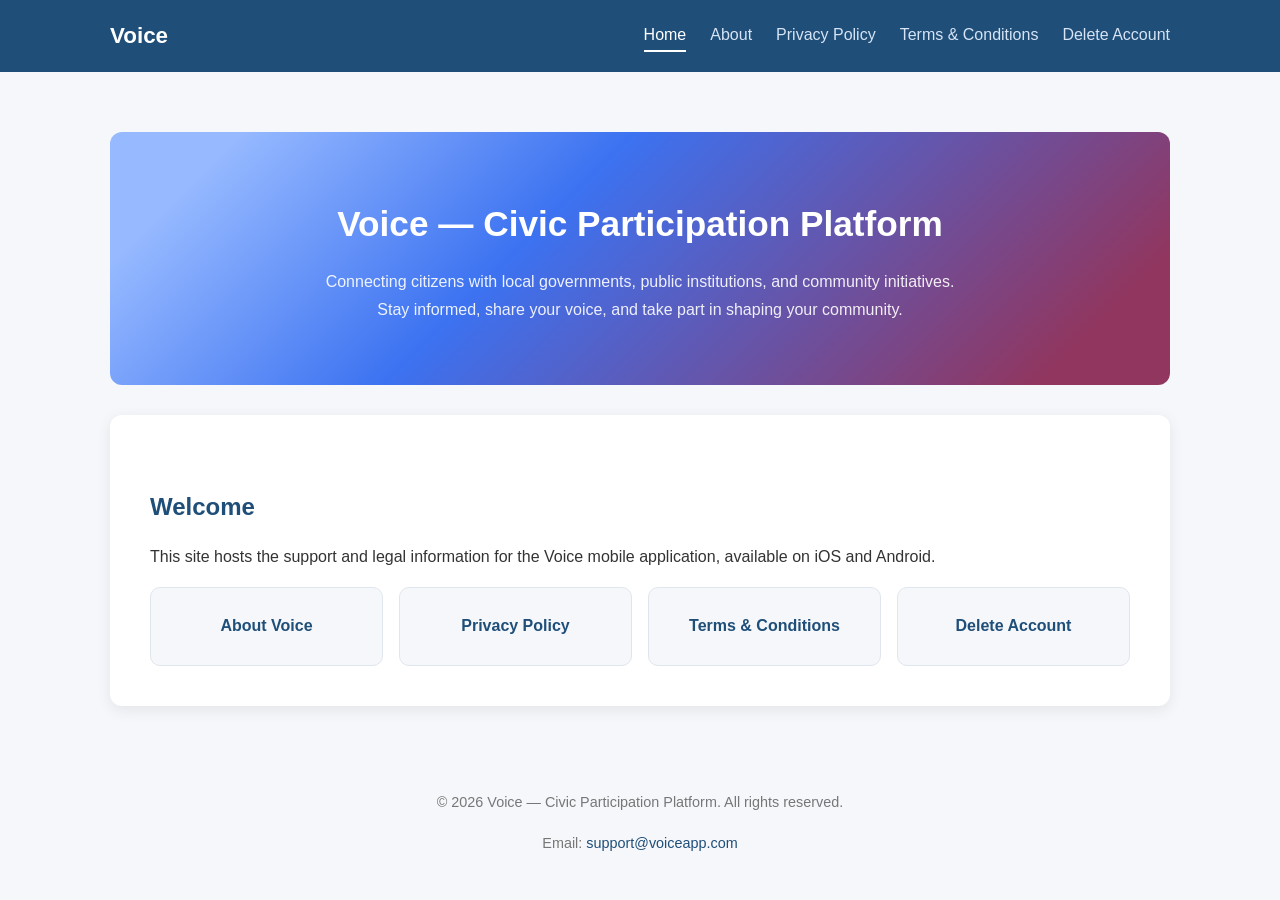
<file: index.html>
<!DOCTYPE html>
<html lang="en">
<head>
<meta charset="UTF-8">
<meta name="viewport" content="width=device-width, initial-scale=1.0">
<title>Voice - Civic Participation Platform</title>
<link rel="stylesheet" href="style.css">
</head>
<body>

<header class="site-header">
<div class="nav-container">
<a href="index.html" class="logo">Voice</a>
<nav class="site-nav">
<a href="index.html" class="active">Home</a>
<a href="about.html">About</a>
<a href="privacy-policy.html">Privacy Policy</a>
<a href="terms-and-conditions.html">Terms &amp; Conditions</a>
<a href="delete-account.html">Delete Account</a>
</nav>
</div>
</header>

<div class="container">

<div class="hero">
<h1>Voice — Civic Participation Platform</h1>
<p>
Connecting citizens with local governments, public institutions, and
community initiatives. Stay informed, share your voice, and take part
in shaping your community.
</p>
</div>

<div class="card">
<h2>Welcome</h2>
<p>
This site hosts the support and legal information for the Voice mobile
application, available on iOS and Android.
</p>

<div class="links-grid">
<a href="about.html" class="link-card">About Voice</a>
<a href="privacy-policy.html" class="link-card">Privacy Policy</a>
<a href="terms-and-conditions.html" class="link-card">Terms &amp; Conditions</a>
<a href="delete-account.html" class="link-card">Delete Account</a>
</div>
</div>

</div>

<footer class="site-footer">
<p>&copy; 2026 Voice — Civic Participation Platform. All rights reserved.</p>
<p>Email: <a href="mailto:support@voiceapp.com">support@voiceapp.com</a></p>
</footer>

</body>
</html>
</file>
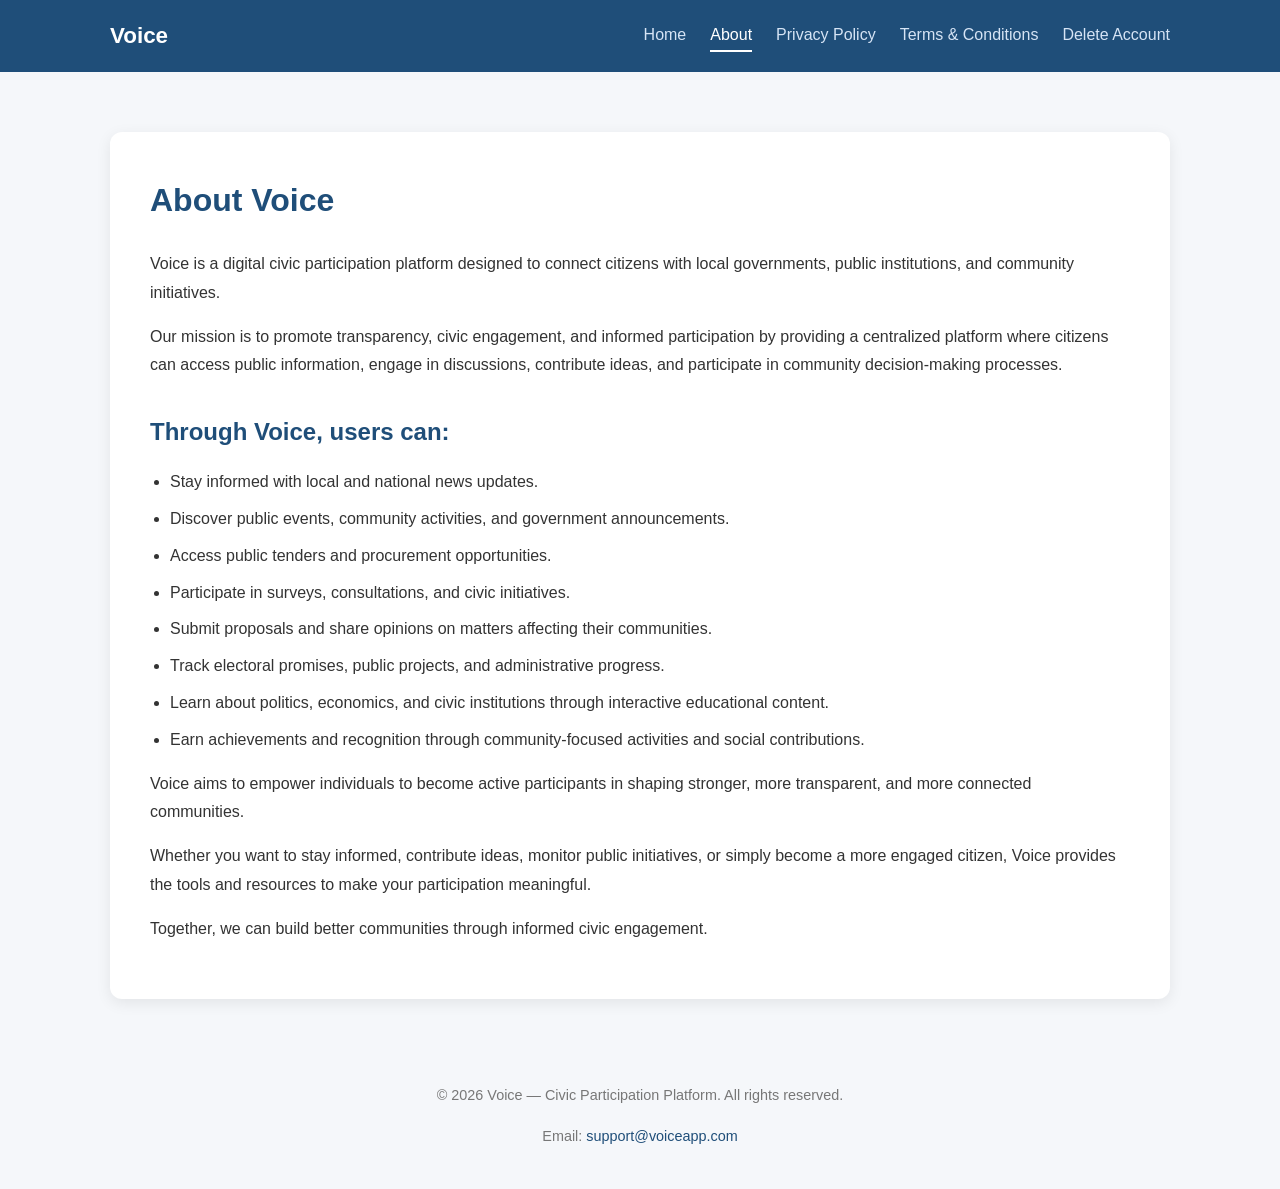
<file: about.html>
<!DOCTYPE html>
<html lang="en">
<head>
<meta charset="UTF-8">
<meta name="viewport" content="width=device-width, initial-scale=1.0">
<title>About Voice</title>
<link rel="stylesheet" href="style.css">
</head>
<body>

<header class="site-header">
<div class="nav-container">
<a href="index.html" class="logo">Voice</a>
<nav class="site-nav">
<a href="index.html">Home</a>
<a href="about.html" class="active">About</a>
<a href="privacy-policy.html">Privacy Policy</a>
<a href="terms-and-conditions.html">Terms &amp; Conditions</a>
<a href="delete-account.html">Delete Account</a>
</nav>
</div>
</header>

<div class="container">
<div class="card">

<h1>About Voice</h1>

<p>
Voice is a digital civic participation platform designed to connect citizens
with local governments, public institutions, and community initiatives.
</p>

<p>
Our mission is to promote transparency, civic engagement, and informed
participation by providing a centralized platform where citizens can access
public information, engage in discussions, contribute ideas, and participate
in community decision-making processes.
</p>

<h2>Through Voice, users can:</h2>

<ul>
<li>Stay informed with local and national news updates.</li>
<li>Discover public events, community activities, and government announcements.</li>
<li>Access public tenders and procurement opportunities.</li>
<li>Participate in surveys, consultations, and civic initiatives.</li>
<li>Submit proposals and share opinions on matters affecting their communities.</li>
<li>Track electoral promises, public projects, and administrative progress.</li>
<li>Learn about politics, economics, and civic institutions through interactive educational content.</li>
<li>Earn achievements and recognition through community-focused activities and social contributions.</li>
</ul>

<p>
Voice aims to empower individuals to become active participants in shaping
stronger, more transparent, and more connected communities.
</p>

<p>
Whether you want to stay informed, contribute ideas, monitor public
initiatives, or simply become a more engaged citizen, Voice provides the
tools and resources to make your participation meaningful.
</p>

<p>
Together, we can build better communities through informed civic engagement.
</p>

</div>
</div>

<footer class="site-footer">
<p>&copy; 2026 Voice — Civic Participation Platform. All rights reserved.</p>
<p>Email: <a href="mailto:support@voiceapp.com">support@voiceapp.com</a></p>
</footer>

</body>
</html>
</file>
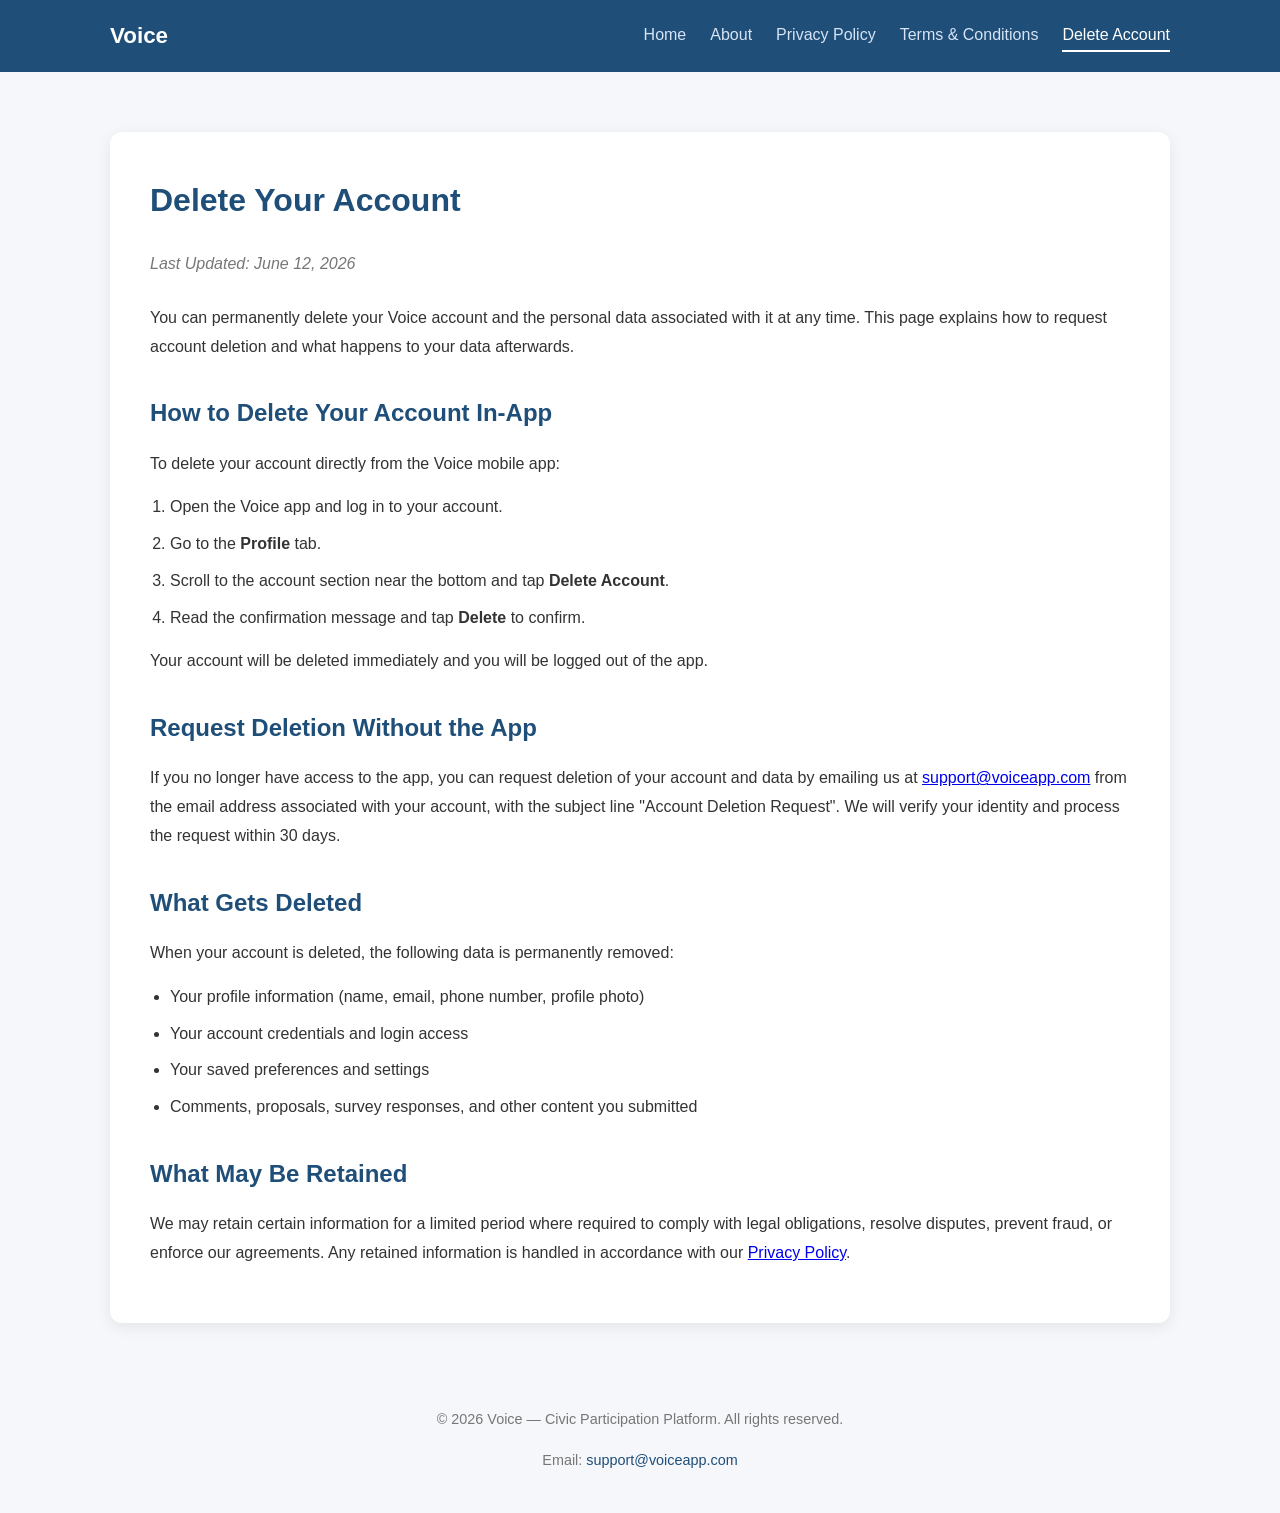
<file: delete-account.html>
<!DOCTYPE html>
<html lang="en">
<head>
<meta charset="UTF-8">
<meta name="viewport" content="width=device-width, initial-scale=1.0">
<title>Delete Your Account - Voice</title>
<link rel="stylesheet" href="style.css">
</head>
<body>

<header class="site-header">
<div class="nav-container">
<a href="index.html" class="logo">Voice</a>
<nav class="site-nav">
<a href="index.html">Home</a>
<a href="about.html">About</a>
<a href="privacy-policy.html">Privacy Policy</a>
<a href="terms-and-conditions.html">Terms &amp; Conditions</a>
<a href="delete-account.html" class="active">Delete Account</a>
</nav>
</div>
</header>

<div class="container">
<div class="card">

<h1>Delete Your Account</h1>

<p class="last-updated">
Last Updated: June 12, 2026
</p>

<p>
You can permanently delete your Voice account and the personal data
associated with it at any time. This page explains how to request account
deletion and what happens to your data afterwards.
</p>

<h2>How to Delete Your Account In-App</h2>

<p>To delete your account directly from the Voice mobile app:</p>

<ol>
<li>Open the Voice app and log in to your account.</li>
<li>Go to the <strong>Profile</strong> tab.</li>
<li>Scroll to the account section near the bottom and tap <strong>Delete Account</strong>.</li>
<li>Read the confirmation message and tap <strong>Delete</strong> to confirm.</li>
</ol>

<p>
Your account will be deleted immediately and you will be logged out of the
app.
</p>

<h2>Request Deletion Without the App</h2>

<p>
If you no longer have access to the app, you can request deletion of your
account and data by emailing us at
<a href="mailto:support@voiceapp.com">support@voiceapp.com</a> from the email
address associated with your account, with the subject line
"Account Deletion Request". We will verify your identity and process the
request within 30 days.
</p>

<h2>What Gets Deleted</h2>

<p>When your account is deleted, the following data is permanently removed:</p>

<ul>
<li>Your profile information (name, email, phone number, profile photo)</li>
<li>Your account credentials and login access</li>
<li>Your saved preferences and settings</li>
<li>Comments, proposals, survey responses, and other content you submitted</li>
</ul>

<h2>What May Be Retained</h2>

<p>
We may retain certain information for a limited period where required to
comply with legal obligations, resolve disputes, prevent fraud, or enforce
our agreements. Any retained information is handled in accordance with our
<a href="privacy-policy.html">Privacy Policy</a>.
</p>

</div>
</div>

<footer class="site-footer">
<p>&copy; 2026 Voice — Civic Participation Platform. All rights reserved.</p>
<p>Email: <a href="mailto:support@voiceapp.com">support@voiceapp.com</a></p>
</footer>

</body>
</html>
</file>
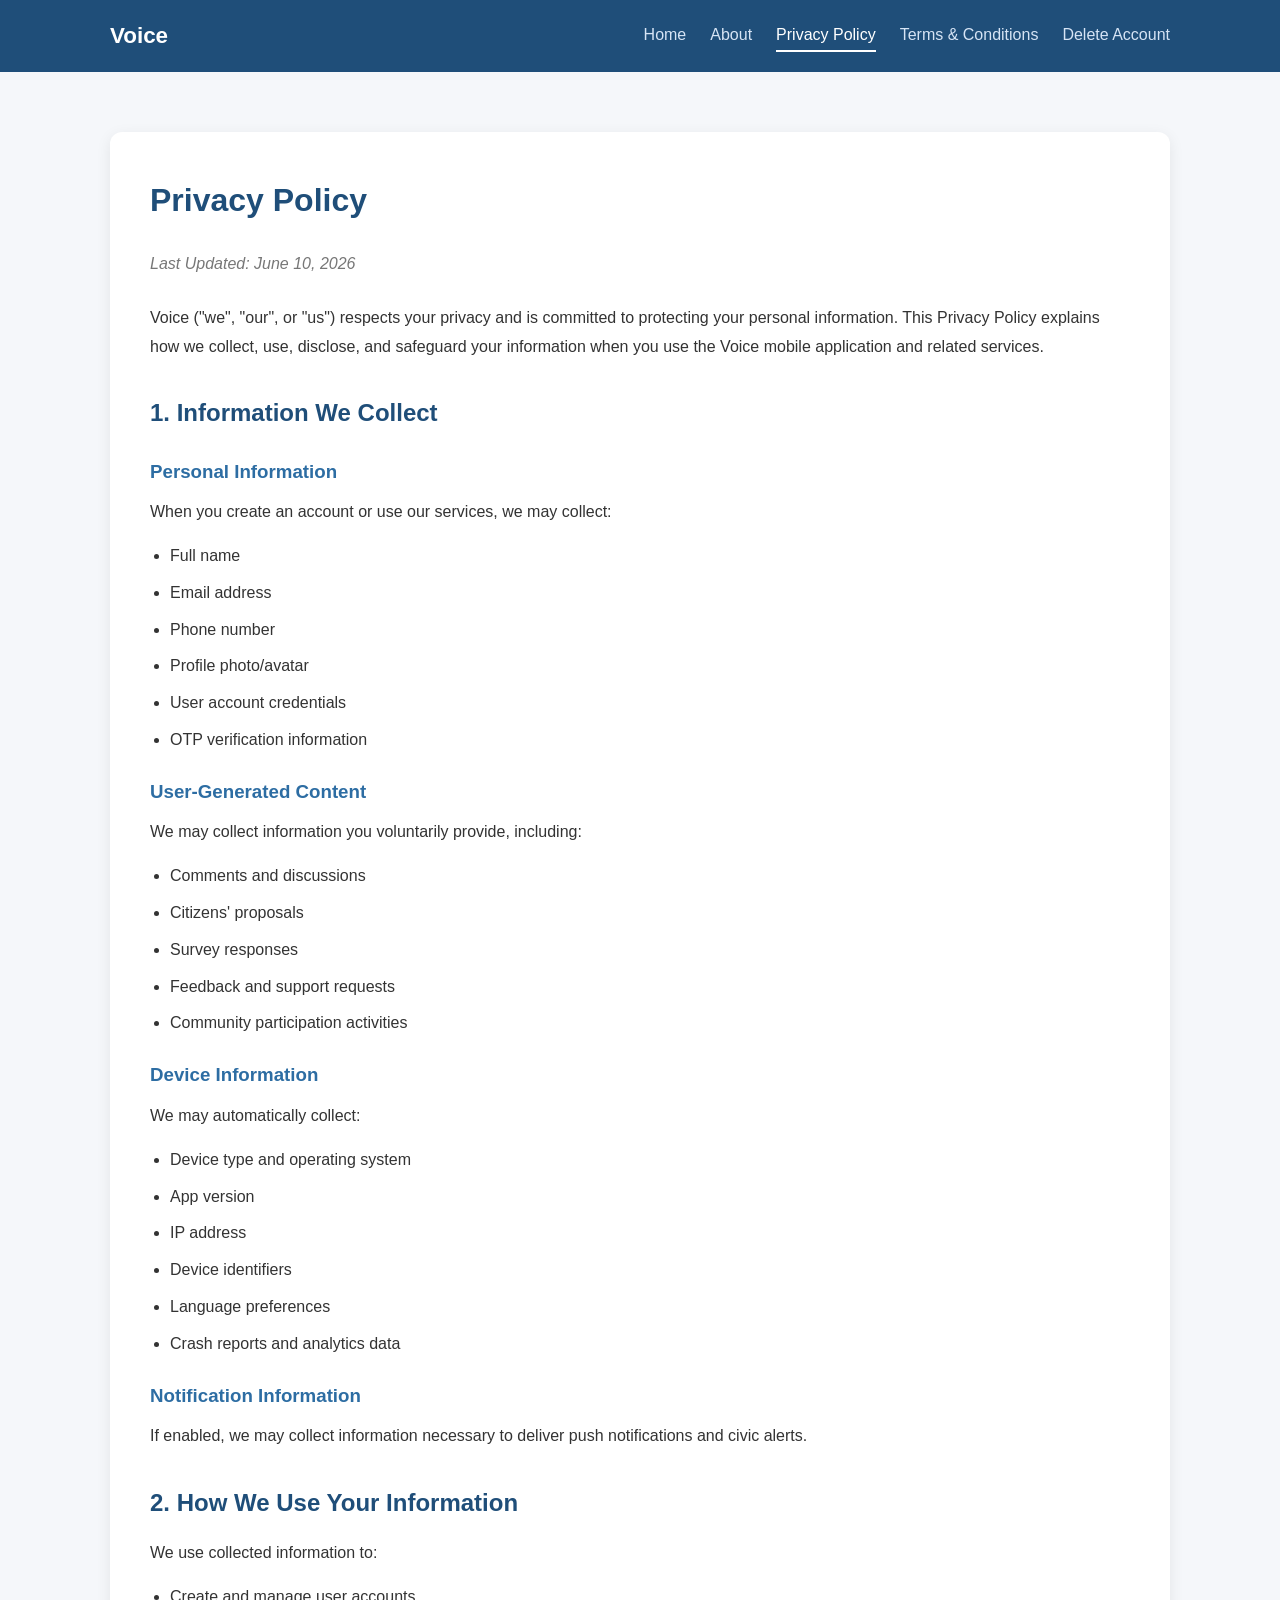
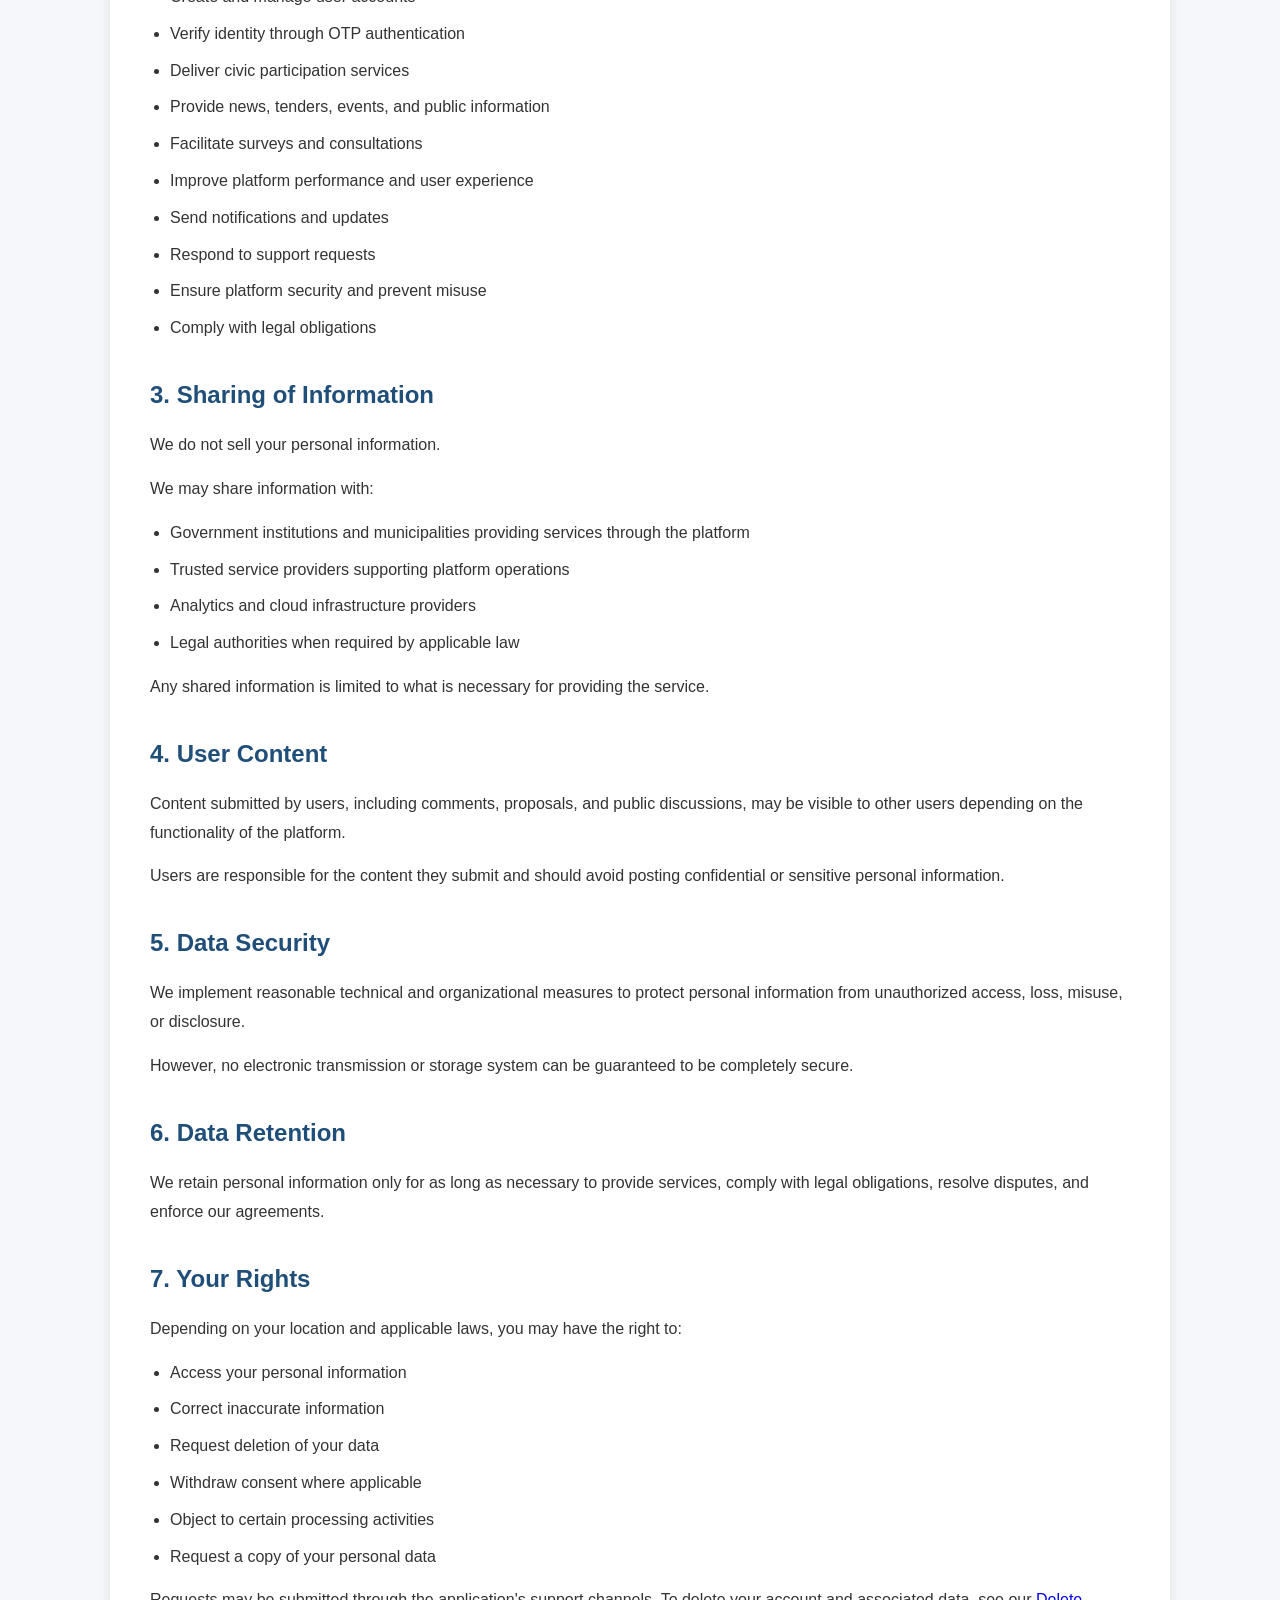
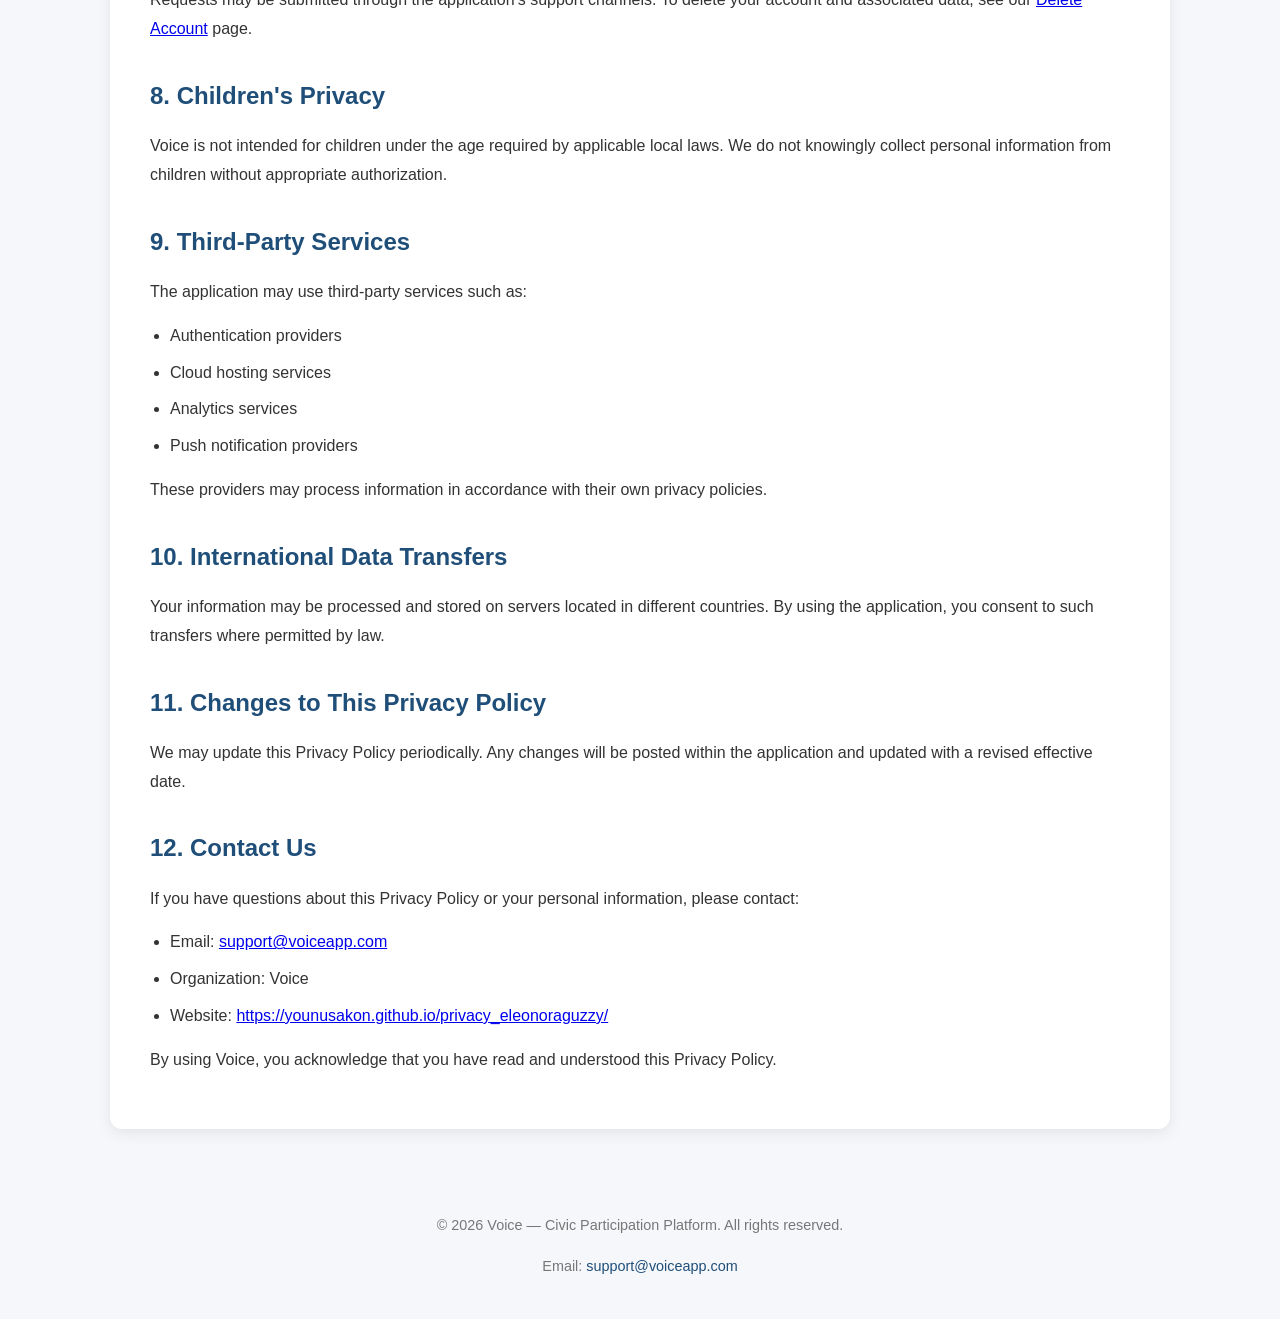
<file: privacy-policy.html>
<!DOCTYPE html>
<html lang="en">
<head>
<meta charset="UTF-8">
<meta name="viewport" content="width=device-width, initial-scale=1.0">
<title>Privacy Policy - Voice</title>
<link rel="stylesheet" href="style.css">
</head>
<body>

<header class="site-header">
<div class="nav-container">
<a href="index.html" class="logo">Voice</a>
<nav class="site-nav">
<a href="index.html">Home</a>
<a href="about.html">About</a>
<a href="privacy-policy.html" class="active">Privacy Policy</a>
<a href="terms-and-conditions.html">Terms &amp; Conditions</a>
<a href="delete-account.html">Delete Account</a>
</nav>
</div>
</header>

<div class="container">
<div class="card">

<h1>Privacy Policy</h1>

<p class="last-updated">
Last Updated: June 10, 2026
</p>

<p>
Voice ("we", "our", or "us") respects your privacy and is committed to
protecting your personal information. This Privacy Policy explains how we
collect, use, disclose, and safeguard your information when you use the
Voice mobile application and related services.
</p>

<h2>1. Information We Collect</h2>

<h3>Personal Information</h3>

<p>When you create an account or use our services, we may collect:</p>

<ul>
<li>Full name</li>
<li>Email address</li>
<li>Phone number</li>
<li>Profile photo/avatar</li>
<li>User account credentials</li>
<li>OTP verification information</li>
</ul>

<h3>User-Generated Content</h3>

<p>We may collect information you voluntarily provide, including:</p>

<ul>
<li>Comments and discussions</li>
<li>Citizens' proposals</li>
<li>Survey responses</li>
<li>Feedback and support requests</li>
<li>Community participation activities</li>
</ul>

<h3>Device Information</h3>

<p>We may automatically collect:</p>

<ul>
<li>Device type and operating system</li>
<li>App version</li>
<li>IP address</li>
<li>Device identifiers</li>
<li>Language preferences</li>
<li>Crash reports and analytics data</li>
</ul>

<h3>Notification Information</h3>

<p>
If enabled, we may collect information necessary to deliver push
notifications and civic alerts.
</p>

<h2>2. How We Use Your Information</h2>

<p>We use collected information to:</p>

<ul>
<li>Create and manage user accounts</li>
<li>Verify identity through OTP authentication</li>
<li>Deliver civic participation services</li>
<li>Provide news, tenders, events, and public information</li>
<li>Facilitate surveys and consultations</li>
<li>Improve platform performance and user experience</li>
<li>Send notifications and updates</li>
<li>Respond to support requests</li>
<li>Ensure platform security and prevent misuse</li>
<li>Comply with legal obligations</li>
</ul>

<h2>3. Sharing of Information</h2>

<p>
We do not sell your personal information.
</p>

<p>We may share information with:</p>

<ul>
<li>Government institutions and municipalities providing services through the platform</li>
<li>Trusted service providers supporting platform operations</li>
<li>Analytics and cloud infrastructure providers</li>
<li>Legal authorities when required by applicable law</li>
</ul>

<p>
Any shared information is limited to what is necessary for providing the
service.
</p>

<h2>4. User Content</h2>

<p>
Content submitted by users, including comments, proposals, and public
discussions, may be visible to other users depending on the functionality of
the platform.
</p>

<p>
Users are responsible for the content they submit and should avoid posting
confidential or sensitive personal information.
</p>

<h2>5. Data Security</h2>

<p>
We implement reasonable technical and organizational measures to protect
personal information from unauthorized access, loss, misuse, or disclosure.
</p>

<p>
However, no electronic transmission or storage system can be guaranteed to be
completely secure.
</p>

<h2>6. Data Retention</h2>

<p>
We retain personal information only for as long as necessary to provide
services, comply with legal obligations, resolve disputes, and enforce our
agreements.
</p>

<h2>7. Your Rights</h2>

<p>Depending on your location and applicable laws, you may have the right to:</p>

<ul>
<li>Access your personal information</li>
<li>Correct inaccurate information</li>
<li>Request deletion of your data</li>
<li>Withdraw consent where applicable</li>
<li>Object to certain processing activities</li>
<li>Request a copy of your personal data</li>
</ul>

<p>
Requests may be submitted through the application's support channels. To
delete your account and associated data, see our
<a href="delete-account.html">Delete Account</a> page.
</p>

<h2>8. Children's Privacy</h2>

<p>
Voice is not intended for children under the age required by applicable
local laws. We do not knowingly collect personal information from children
without appropriate authorization.
</p>

<h2>9. Third-Party Services</h2>

<p>The application may use third-party services such as:</p>

<ul>
<li>Authentication providers</li>
<li>Cloud hosting services</li>
<li>Analytics services</li>
<li>Push notification providers</li>
</ul>

<p>
These providers may process information in accordance with their own privacy
policies.
</p>

<h2>10. International Data Transfers</h2>

<p>
Your information may be processed and stored on servers located in different
countries. By using the application, you consent to such transfers where
permitted by law.
</p>

<h2>11. Changes to This Privacy Policy</h2>

<p>
We may update this Privacy Policy periodically. Any changes will be posted
within the application and updated with a revised effective date.
</p>

<h2>12. Contact Us</h2>

<p>If you have questions about this Privacy Policy or your personal information, please contact:</p>

<ul>
<li>Email: <a href="mailto:support@voiceapp.com">support@voiceapp.com</a></li>
<li>Organization: Voice</li>
<li>Website: <a href="https://younusakon.github.io/privacy_eleonoraguzzy/">https://younusakon.github.io/privacy_eleonoraguzzy/</a></li>
</ul>

<p>
By using Voice, you acknowledge that you have read and understood this
Privacy Policy.
</p>

</div>
</div>

<footer class="site-footer">
<p>&copy; 2026 Voice — Civic Participation Platform. All rights reserved.</p>
<p>Email: <a href="mailto:support@voiceapp.com">support@voiceapp.com</a></p>
</footer>

</body>
</html>
</file>
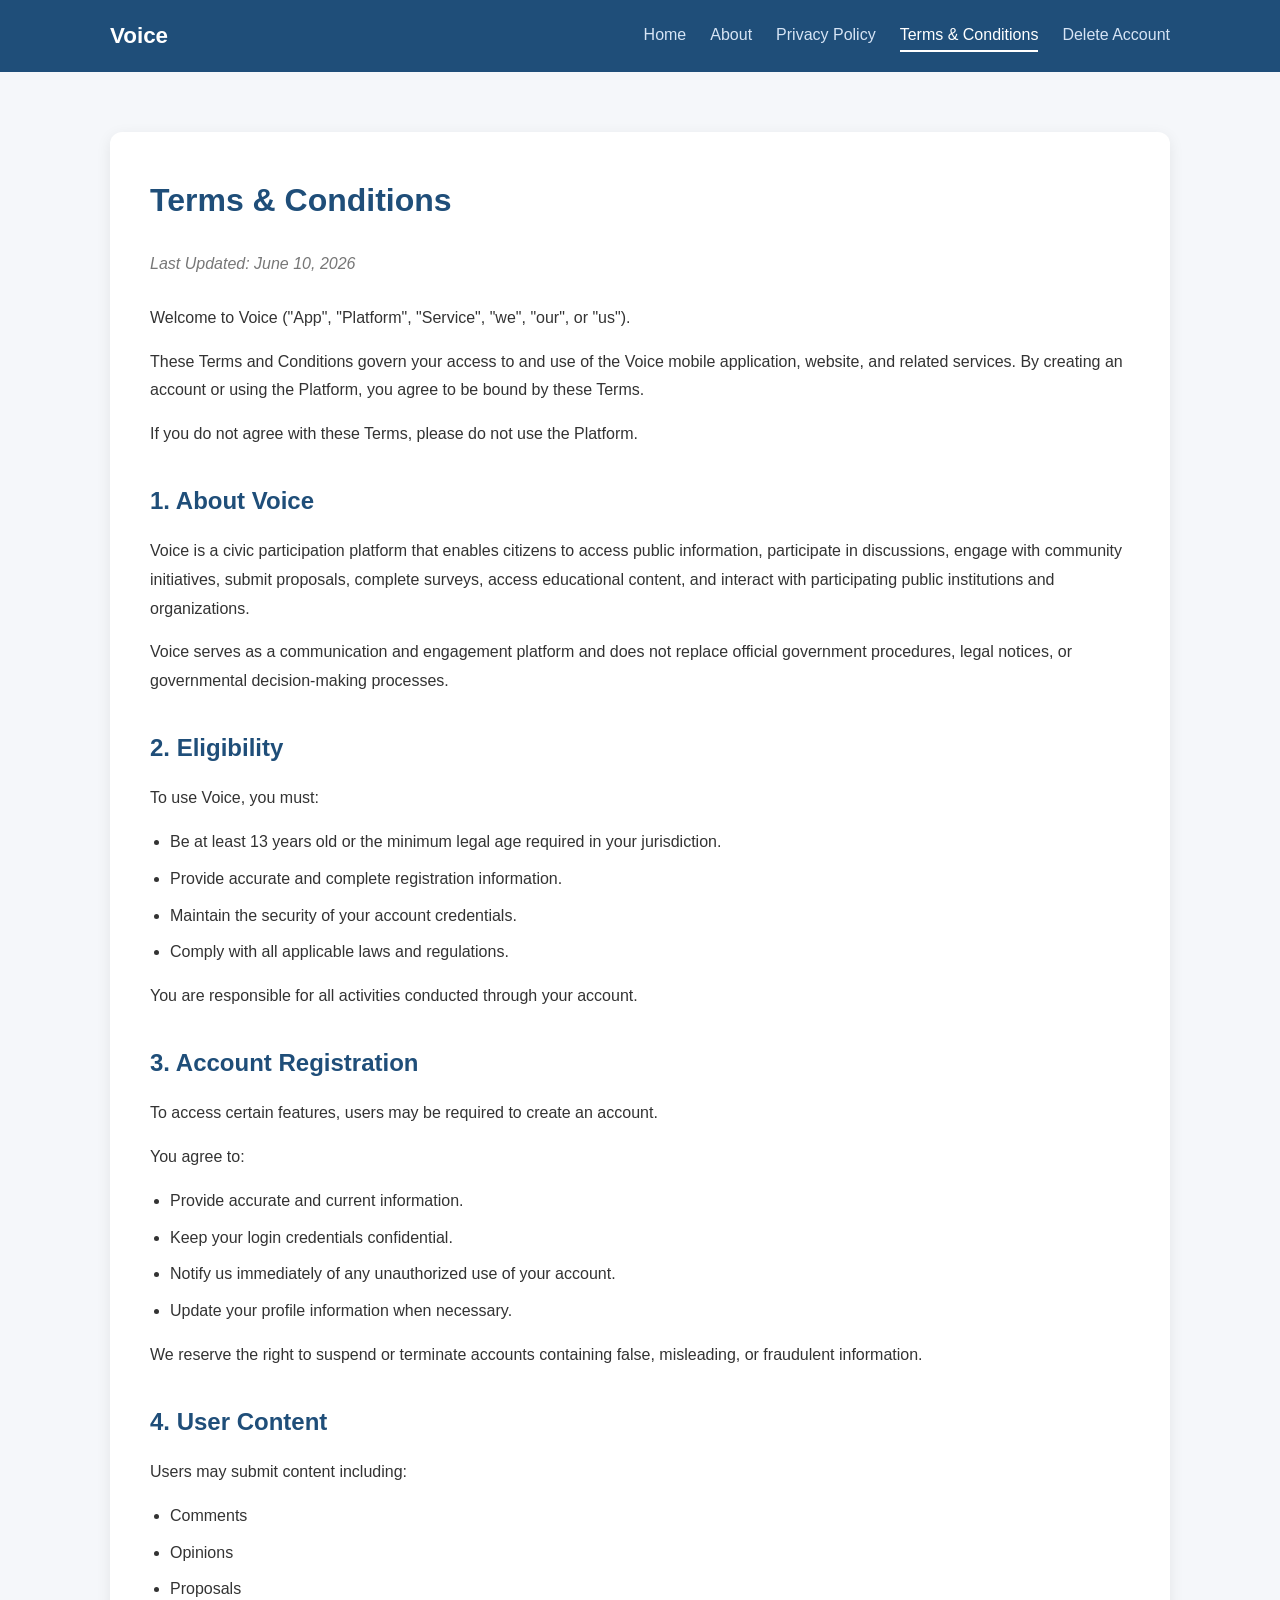
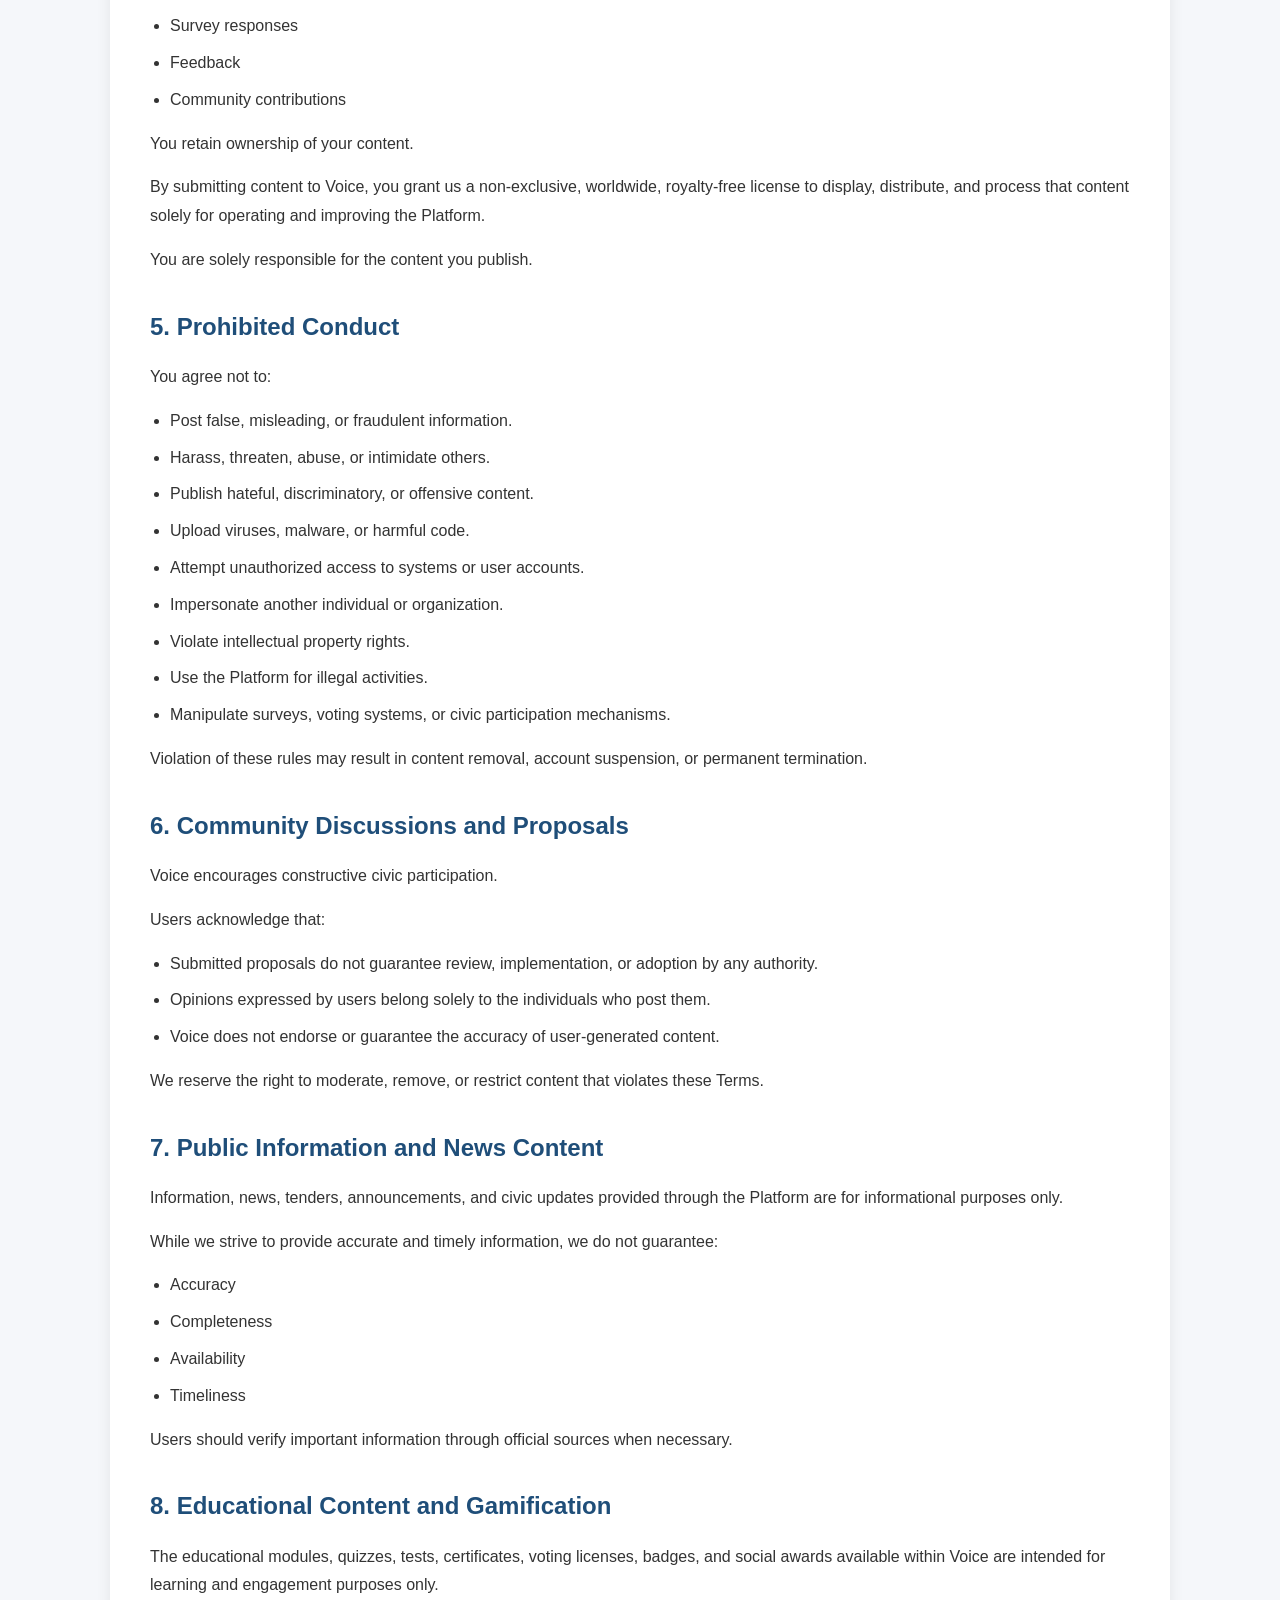
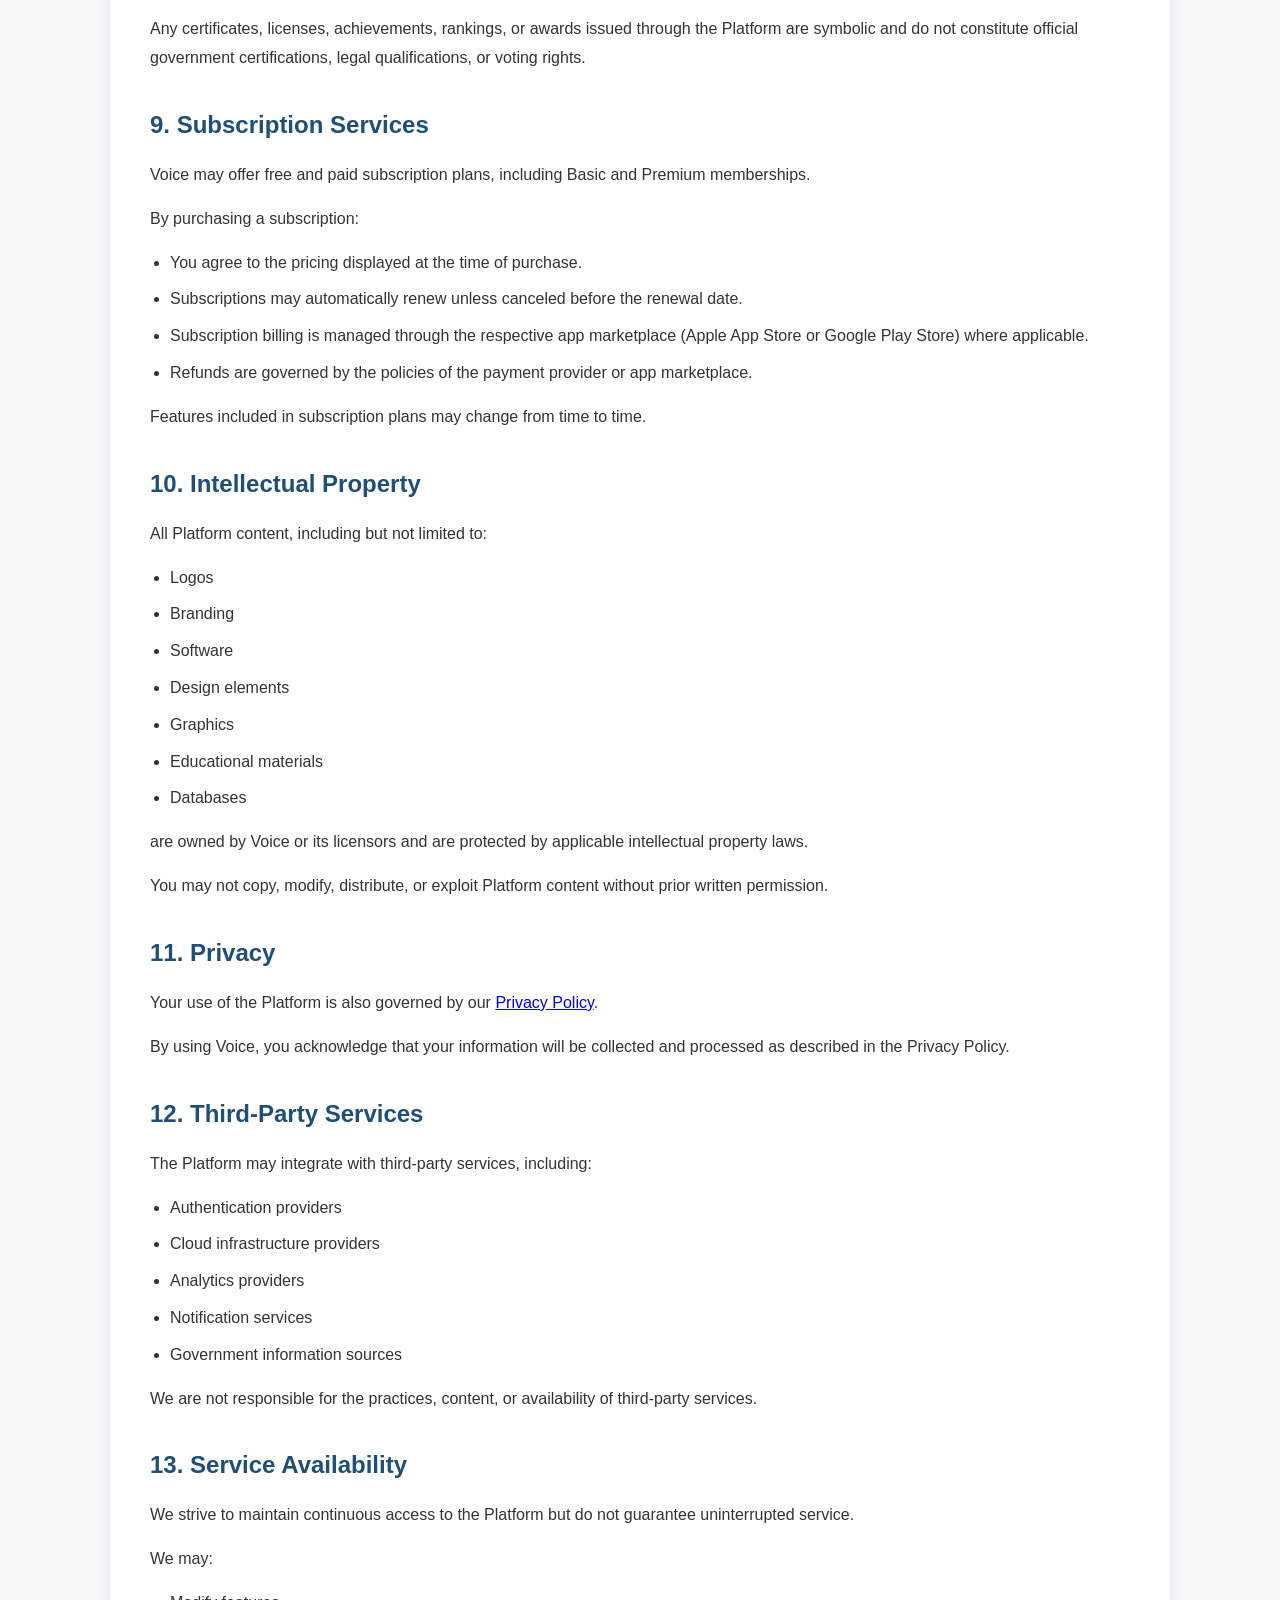
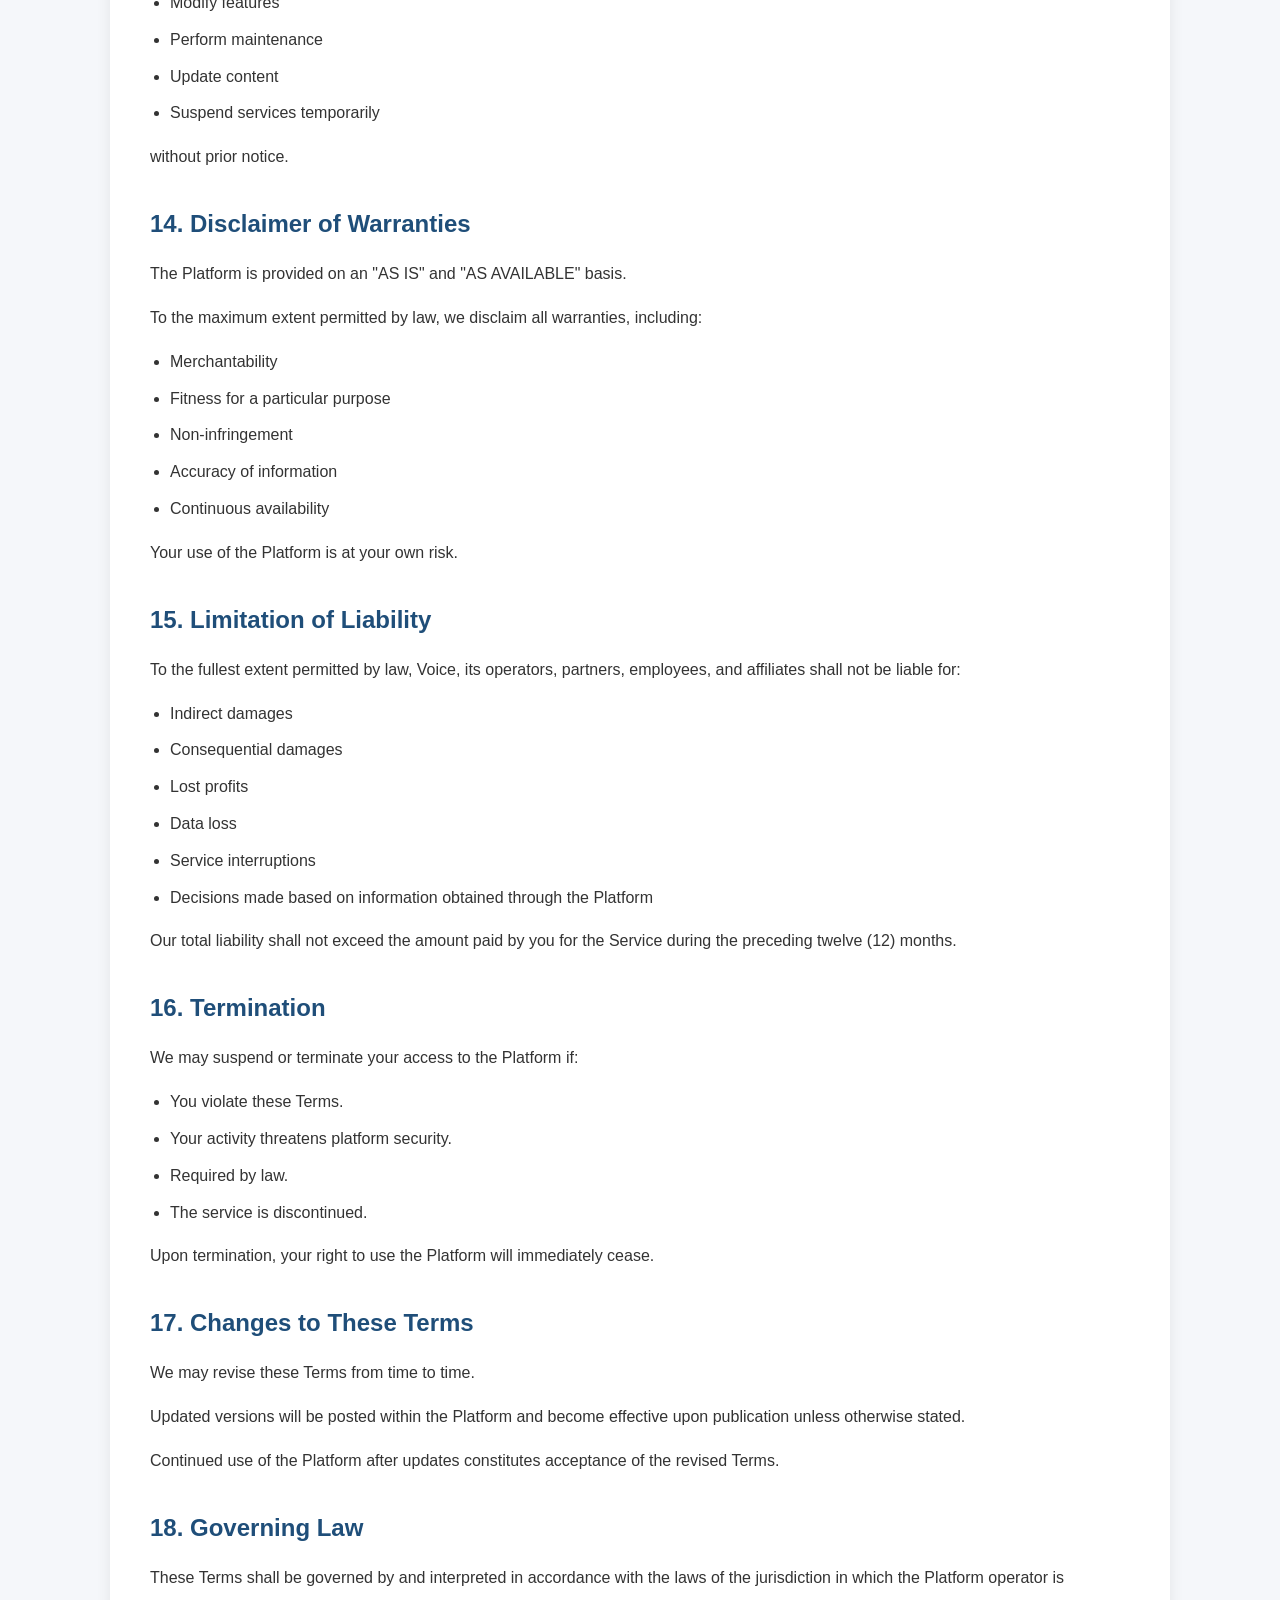
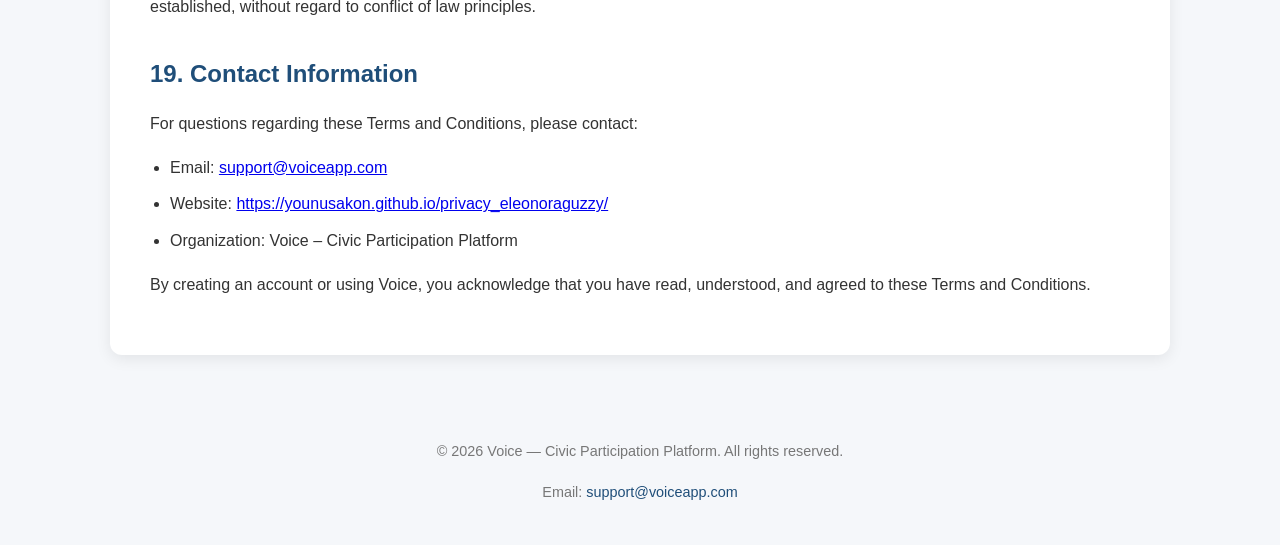
<file: terms-and-conditions.html>
<!DOCTYPE html>
<html lang="en">
<head>
<meta charset="UTF-8">
<meta name="viewport" content="width=device-width, initial-scale=1.0">
<title>Terms & Conditions - Voice</title>
<link rel="stylesheet" href="style.css">
</head>
<body>

<header class="site-header">
<div class="nav-container">
<a href="index.html" class="logo">Voice</a>
<nav class="site-nav">
<a href="index.html">Home</a>
<a href="about.html">About</a>
<a href="privacy-policy.html">Privacy Policy</a>
<a href="terms-and-conditions.html" class="active">Terms &amp; Conditions</a>
<a href="delete-account.html">Delete Account</a>
</nav>
</div>
</header>

<div class="container">
<div class="card">

<h1>Terms &amp; Conditions</h1>

<p class="last-updated">
Last Updated: June 10, 2026
</p>

<p>
Welcome to Voice ("App", "Platform", "Service", "we", "our", or "us").
</p>

<p>
These Terms and Conditions govern your access to and use of the Voice mobile
application, website, and related services. By creating an account or using
the Platform, you agree to be bound by these Terms.
</p>

<p>
If you do not agree with these Terms, please do not use the Platform.
</p>

<h2>1. About Voice</h2>

<p>
Voice is a civic participation platform that enables citizens to access
public information, participate in discussions, engage with community
initiatives, submit proposals, complete surveys, access educational content,
and interact with participating public institutions and organizations.
</p>

<p>
Voice serves as a communication and engagement platform and does not replace
official government procedures, legal notices, or governmental
decision-making processes.
</p>

<h2>2. Eligibility</h2>

<p>To use Voice, you must:</p>

<ul>
<li>Be at least 13 years old or the minimum legal age required in your jurisdiction.</li>
<li>Provide accurate and complete registration information.</li>
<li>Maintain the security of your account credentials.</li>
<li>Comply with all applicable laws and regulations.</li>
</ul>

<p>
You are responsible for all activities conducted through your account.
</p>

<h2>3. Account Registration</h2>

<p>
To access certain features, users may be required to create an account.
</p>

<p>You agree to:</p>

<ul>
<li>Provide accurate and current information.</li>
<li>Keep your login credentials confidential.</li>
<li>Notify us immediately of any unauthorized use of your account.</li>
<li>Update your profile information when necessary.</li>
</ul>

<p>
We reserve the right to suspend or terminate accounts containing false,
misleading, or fraudulent information.
</p>

<h2>4. User Content</h2>

<p>Users may submit content including:</p>

<ul>
<li>Comments</li>
<li>Opinions</li>
<li>Proposals</li>
<li>Survey responses</li>
<li>Feedback</li>
<li>Community contributions</li>
</ul>

<p>
You retain ownership of your content.
</p>

<p>
By submitting content to Voice, you grant us a non-exclusive, worldwide,
royalty-free license to display, distribute, and process that content solely
for operating and improving the Platform.
</p>

<p>
You are solely responsible for the content you publish.
</p>

<h2>5. Prohibited Conduct</h2>

<p>You agree not to:</p>

<ul>
<li>Post false, misleading, or fraudulent information.</li>
<li>Harass, threaten, abuse, or intimidate others.</li>
<li>Publish hateful, discriminatory, or offensive content.</li>
<li>Upload viruses, malware, or harmful code.</li>
<li>Attempt unauthorized access to systems or user accounts.</li>
<li>Impersonate another individual or organization.</li>
<li>Violate intellectual property rights.</li>
<li>Use the Platform for illegal activities.</li>
<li>Manipulate surveys, voting systems, or civic participation mechanisms.</li>
</ul>

<p>
Violation of these rules may result in content removal, account suspension,
or permanent termination.
</p>

<h2>6. Community Discussions and Proposals</h2>

<p>
Voice encourages constructive civic participation.
</p>

<p>Users acknowledge that:</p>

<ul>
<li>Submitted proposals do not guarantee review, implementation, or adoption by any authority.</li>
<li>Opinions expressed by users belong solely to the individuals who post them.</li>
<li>Voice does not endorse or guarantee the accuracy of user-generated content.</li>
</ul>

<p>
We reserve the right to moderate, remove, or restrict content that violates
these Terms.
</p>

<h2>7. Public Information and News Content</h2>

<p>
Information, news, tenders, announcements, and civic updates provided through
the Platform are for informational purposes only.
</p>

<p>While we strive to provide accurate and timely information, we do not guarantee:</p>

<ul>
<li>Accuracy</li>
<li>Completeness</li>
<li>Availability</li>
<li>Timeliness</li>
</ul>

<p>
Users should verify important information through official sources when
necessary.
</p>

<h2>8. Educational Content and Gamification</h2>

<p>
The educational modules, quizzes, tests, certificates, voting licenses,
badges, and social awards available within Voice are intended for learning
and engagement purposes only.
</p>

<p>
Any certificates, licenses, achievements, rankings, or awards issued through
the Platform are symbolic and do not constitute official government
certifications, legal qualifications, or voting rights.
</p>

<h2>9. Subscription Services</h2>

<p>
Voice may offer free and paid subscription plans, including Basic and
Premium memberships.
</p>

<p>By purchasing a subscription:</p>

<ul>
<li>You agree to the pricing displayed at the time of purchase.</li>
<li>Subscriptions may automatically renew unless canceled before the renewal date.</li>
<li>Subscription billing is managed through the respective app marketplace (Apple App Store or Google Play Store) where applicable.</li>
<li>Refunds are governed by the policies of the payment provider or app marketplace.</li>
</ul>

<p>
Features included in subscription plans may change from time to time.
</p>

<h2>10. Intellectual Property</h2>

<p>All Platform content, including but not limited to:</p>

<ul>
<li>Logos</li>
<li>Branding</li>
<li>Software</li>
<li>Design elements</li>
<li>Graphics</li>
<li>Educational materials</li>
<li>Databases</li>
</ul>

<p>
are owned by Voice or its licensors and are protected by applicable
intellectual property laws.
</p>

<p>
You may not copy, modify, distribute, or exploit Platform content without
prior written permission.
</p>

<h2>11. Privacy</h2>

<p>
Your use of the Platform is also governed by our
<a href="privacy-policy.html">Privacy Policy</a>.
</p>

<p>
By using Voice, you acknowledge that your information will be collected and
processed as described in the Privacy Policy.
</p>

<h2>12. Third-Party Services</h2>

<p>The Platform may integrate with third-party services, including:</p>

<ul>
<li>Authentication providers</li>
<li>Cloud infrastructure providers</li>
<li>Analytics providers</li>
<li>Notification services</li>
<li>Government information sources</li>
</ul>

<p>
We are not responsible for the practices, content, or availability of
third-party services.
</p>

<h2>13. Service Availability</h2>

<p>
We strive to maintain continuous access to the Platform but do not guarantee
uninterrupted service.
</p>

<p>We may:</p>

<ul>
<li>Modify features</li>
<li>Perform maintenance</li>
<li>Update content</li>
<li>Suspend services temporarily</li>
</ul>

<p>
without prior notice.
</p>

<h2>14. Disclaimer of Warranties</h2>

<p>
The Platform is provided on an "AS IS" and "AS AVAILABLE" basis.
</p>

<p>To the maximum extent permitted by law, we disclaim all warranties, including:</p>

<ul>
<li>Merchantability</li>
<li>Fitness for a particular purpose</li>
<li>Non-infringement</li>
<li>Accuracy of information</li>
<li>Continuous availability</li>
</ul>

<p>
Your use of the Platform is at your own risk.
</p>

<h2>15. Limitation of Liability</h2>

<p>
To the fullest extent permitted by law, Voice, its operators, partners,
employees, and affiliates shall not be liable for:
</p>

<ul>
<li>Indirect damages</li>
<li>Consequential damages</li>
<li>Lost profits</li>
<li>Data loss</li>
<li>Service interruptions</li>
<li>Decisions made based on information obtained through the Platform</li>
</ul>

<p>
Our total liability shall not exceed the amount paid by you for the Service
during the preceding twelve (12) months.
</p>

<h2>16. Termination</h2>

<p>We may suspend or terminate your access to the Platform if:</p>

<ul>
<li>You violate these Terms.</li>
<li>Your activity threatens platform security.</li>
<li>Required by law.</li>
<li>The service is discontinued.</li>
</ul>

<p>
Upon termination, your right to use the Platform will immediately cease.
</p>

<h2>17. Changes to These Terms</h2>

<p>
We may revise these Terms from time to time.
</p>

<p>
Updated versions will be posted within the Platform and become effective upon
publication unless otherwise stated.
</p>

<p>
Continued use of the Platform after updates constitutes acceptance of the
revised Terms.
</p>

<h2>18. Governing Law</h2>

<p>
These Terms shall be governed by and interpreted in accordance with the laws
of the jurisdiction in which the Platform operator is established, without
regard to conflict of law principles.
</p>

<h2>19. Contact Information</h2>

<p>For questions regarding these Terms and Conditions, please contact:</p>

<ul>
<li>Email: <a href="mailto:support@voiceapp.com">support@voiceapp.com</a></li>
<li>Website: <a href="https://younusakon.github.io/privacy_eleonoraguzzy/">https://younusakon.github.io/privacy_eleonoraguzzy/</a></li>
<li>Organization: Voice &ndash; Civic Participation Platform</li>
</ul>

<p>
By creating an account or using Voice, you acknowledge that you have read,
understood, and agreed to these Terms and Conditions.
</p>

</div>
</div>

<footer class="site-footer">
<p>&copy; 2026 Voice — Civic Participation Platform. All rights reserved.</p>
<p>Email: <a href="mailto:support@voiceapp.com">support@voiceapp.com</a></p>
</footer>

</body>
</html>
</file>
<file: style.css>
* {
    margin: 0;
    padding: 0;
    box-sizing: border-box;
}

body {
    font-family: Arial, Helvetica, sans-serif;
    line-height: 1.8;
    background: #f5f7fa;
    color: #333;
}

.container {
    max-width: 1100px;
    margin: 40px auto;
    padding: 20px;
}

.card {
    background: #ffffff;
    padding: 40px;
    border-radius: 12px;
    box-shadow: 0 4px 15px rgba(0,0,0,0.08);
}

h1 {
    color: #1f4e79;
    margin-bottom: 20px;
}

h2 {
    color: #1f4e79;
    margin-top: 30px;
    margin-bottom: 15px;
}

h3 {
    color: #2d6da3;
    margin-top: 20px;
    margin-bottom: 10px;
}

p {
    margin-bottom: 15px;
}

ul, ol {
    margin-left: 20px;
    margin-bottom: 15px;
}

li {
    margin-bottom: 8px;
}

.last-updated {
    color: #777;
    margin-bottom: 25px;
    font-style: italic;
}

/* Header / Navigation */
.site-header {
    background: #1f4e79;
}

.nav-container {
    max-width: 1100px;
    margin: 0 auto;
    padding: 16px 20px;
    display: flex;
    align-items: center;
    justify-content: space-between;
    flex-wrap: wrap;
    gap: 12px;
}

.logo {
    font-size: 1.4rem;
    font-weight: bold;
    color: #ffffff;
    text-decoration: none;
}

.site-nav {
    display: flex;
    flex-wrap: wrap;
    gap: 8px 24px;
}

.site-nav a {
    color: #d6e4f5;
    text-decoration: none;
    font-weight: 500;
    transition: color 0.2s;
}

.site-nav a:hover {
    color: #ffffff;
}

.site-nav a.active {
    color: #ffffff;
    border-bottom: 2px solid #ffffff;
}

/* Hero section (home page) */
.hero {
    background: linear-gradient(135deg, #96B9FF 10%, #3C72F1 40%, #91365F 90%);
    color: #ffffff;
    text-align: center;
    padding: 60px 30px;
    border-radius: 12px;
    margin-bottom: 30px;
}

.hero h1 {
    color: #ffffff;
    font-size: 2.2rem;
    margin-bottom: 12px;
}

.hero p {
    color: rgba(255, 255, 255, 0.9);
    max-width: 640px;
    margin: 0 auto;
}

.links-grid {
    display: grid;
    grid-template-columns: repeat(auto-fit, minmax(200px, 1fr));
    gap: 16px;
    margin-top: 10px;
}

.link-card {
    display: block;
    background: #f5f7fa;
    border: 1px solid #e0e6ed;
    border-radius: 10px;
    padding: 24px 20px;
    text-decoration: none;
    color: #1f4e79;
    font-weight: 600;
    text-align: center;
    transition: background 0.2s, color 0.2s, border-color 0.2s;
}

.link-card:hover {
    background: #1f4e79;
    color: #ffffff;
    border-color: #1f4e79;
}

/* Footer */
.site-footer {
    text-align: center;
    padding: 24px 20px;
    color: #777;
    font-size: 0.9rem;
}

.site-footer a {
    color: #1f4e79;
    text-decoration: none;
}

.site-footer a:hover {
    text-decoration: underline;
}

@media(max-width:768px){
    .container{
        padding:15px;
    }

    .card{
        padding:25px;
    }

    .hero {
        padding: 40px 20px;
    }

    .hero h1 {
        font-size: 1.6rem;
    }
}
</file>
